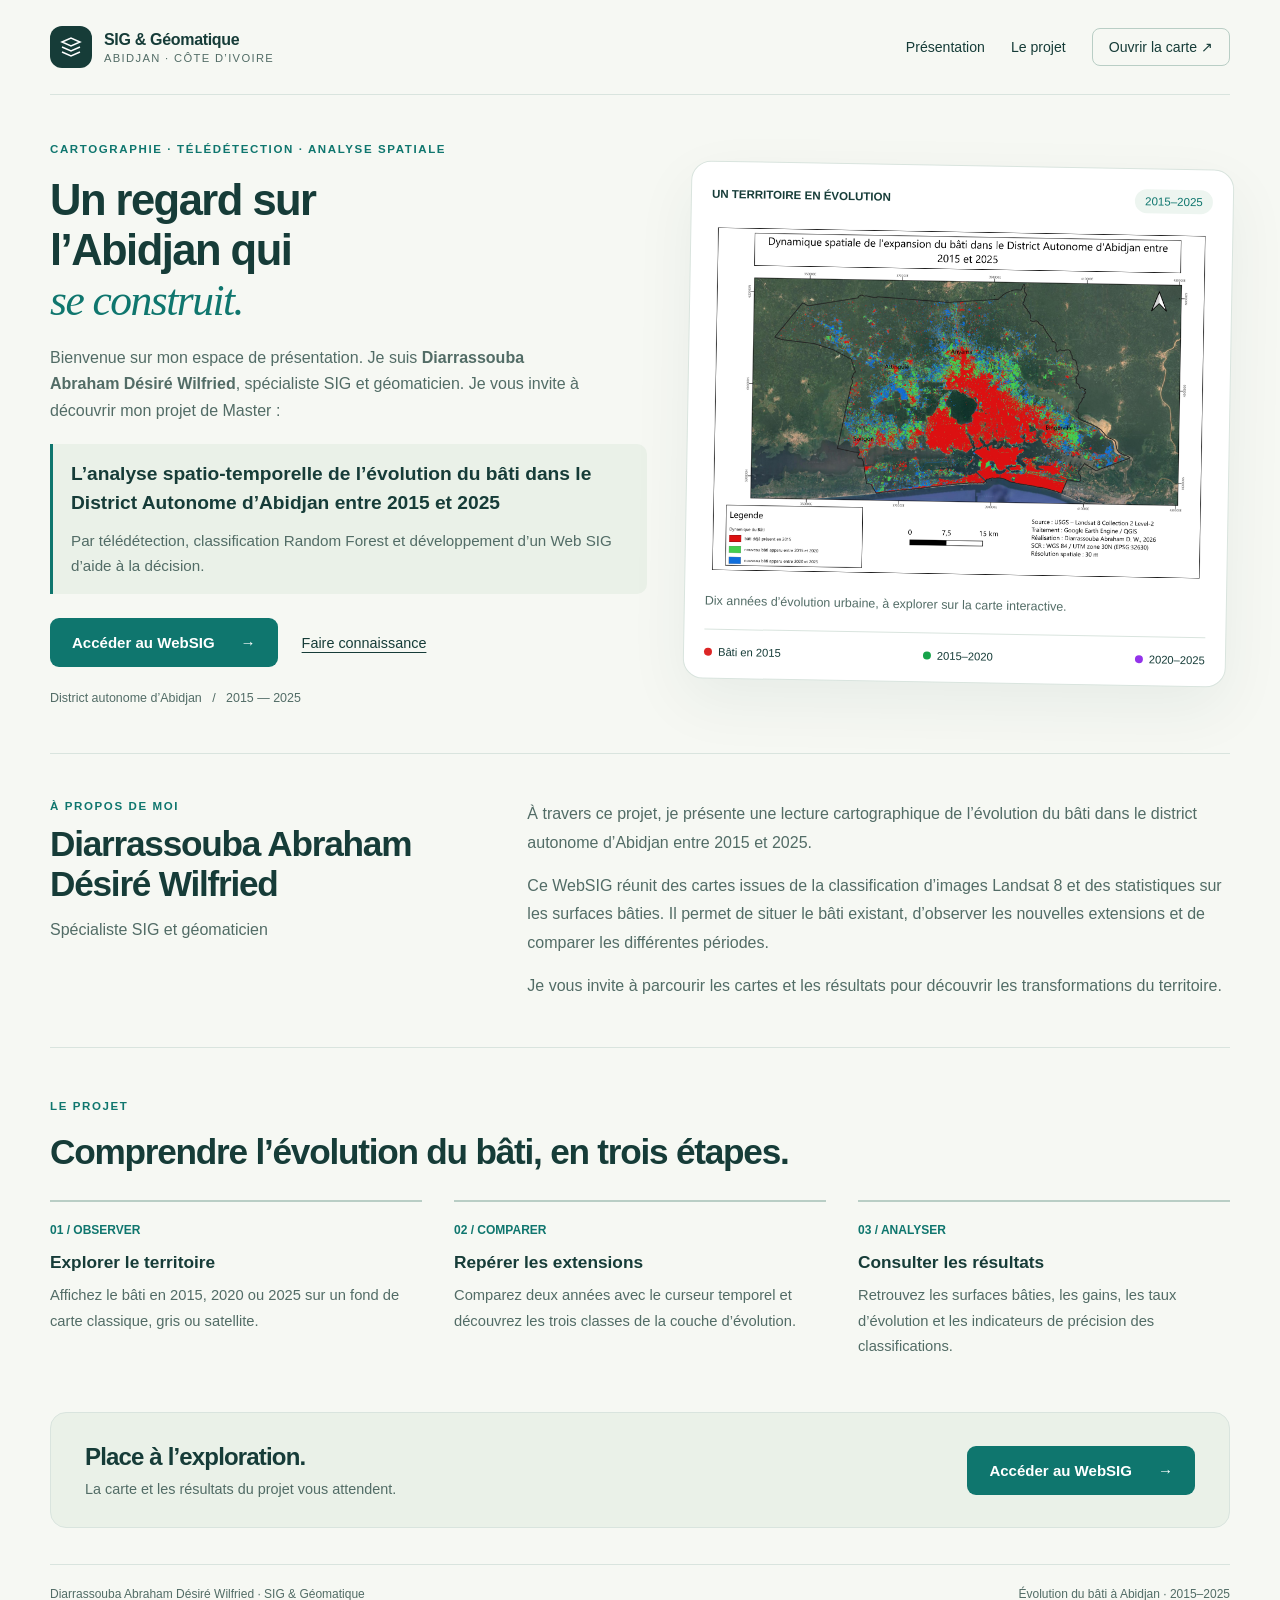
<file: index.html>
<!DOCTYPE html>
<html lang="fr">
<head>
  <meta charset="UTF-8">
  <meta name="viewport" content="width=device-width, initial-scale=1.0">
  <meta name="description" content="Diarrassouba Abraham Désiré Wilfried, spécialiste SIG et géomaticien. Découvrez son WebSIG consacré à l’évolution du bâti à Abidjan entre 2015 et 2025.">
  <title>Diarrassouba Abraham Désiré Wilfried · SIG &amp; géomatique</title>
  <link rel="stylesheet" href="css/home.css">
</head>
<body>
  <a class="skip-link" href="#presentation">Aller à la présentation</a>
  <header class="home-header shell">
    <a class="brand" href="index.html" aria-label="Accueil · SIG et géomatique">
      <span class="brand-mark" aria-hidden="true">
        <svg viewBox="0 0 24 24" fill="none" stroke="currentColor" stroke-width="1.5"><path d="m3 7 9-4 9 4-9 4-9-4Zm0 5 9 4 9-4M3 17l9 4 9-4"/></svg>
      </span>
      <span>SIG &amp; Géomatique<small>Abidjan · Côte d’Ivoire</small></span>
    </a>
    <nav aria-label="Navigation principale">
      <a href="#presentation">Présentation</a>
      <a href="#projet">Le projet</a>
      <a class="nav-map" href="websig.html">Ouvrir la carte <span aria-hidden="true">↗</span></a>
    </nav>
  </header>

  <main class="shell">
    <section class="hero" aria-labelledby="welcome-title">
      <div>
        <p class="eyebrow">Cartographie · Télédétection · Analyse spatiale</p>
        <h1 id="welcome-title">Un regard sur<br>l’Abidjan qui<br><em>se construit.</em></h1>
        <p class="intro">Bienvenue sur mon espace de présentation. Je suis <strong>Diarrassouba Abraham Désiré Wilfried</strong>, spécialiste SIG et géomaticien. Je vous invite à découvrir mon projet de Master :</p>
        <section class="research-topic" aria-labelledby="research-title">
          <h2 id="research-title">L’analyse spatio-temporelle de l’évolution du bâti dans le District Autonome d’Abidjan entre 2015 et 2025</h2>
          <p>Par télédétection, classification Random Forest et développement d’un Web SIG d’aide à la décision.</p>
        </section>
        <div class="actions">
          <a class="primary-link" href="websig.html">Accéder au WebSIG <span aria-hidden="true">→</span></a>
          <a class="text-link" href="#presentation">Faire connaissance</a>
        </div>
        <p class="hero-location">District autonome d’Abidjan &nbsp; / &nbsp; 2015 — 2025</p>
      </div>
      <figure class="map-preview">
        <div class="preview-heading"><strong>UN TERRITOIRE EN ÉVOLUTION</strong><span>2015–2025</span></div>
        <a href="assets/images/carte-dynamique-bati-abidjan.jpg.jpeg" aria-label="Voir la carte de synthèse en grand">
          <img src="assets/images/carte-dynamique-bati-abidjan.jpg.jpeg" width="3507" height="2480" alt="Carte de synthèse de l’expansion du bâti dans le district autonome d’Abidjan entre 2015 et 2025.">
        </a>
        <figcaption>Dix années d’évolution urbaine, à explorer sur la carte interactive.</figcaption>
        <div class="periods" aria-label="Périodes représentées">
          <span><i class="period-2015" aria-hidden="true"></i>Bâti en 2015</span>
          <span><i class="period-2020" aria-hidden="true"></i>2015–2020</span>
          <span><i class="period-2025" aria-hidden="true"></i>2020–2025</span>
        </div>
      </figure>
    </section>

    <section id="presentation" class="about" aria-labelledby="about-title">
      <div>
        <p class="eyebrow">À propos de moi</p>
        <!-- Présentation personnelle : modifier ici le nom, le titre et le texte. -->
        <h2 id="about-title">Diarrassouba Abraham<br>Désiré Wilfried</h2>
        <p class="profile-role">Spécialiste SIG et géomaticien</p>
      </div>
      <div class="about-copy">
        <p>À travers ce projet, je présente une lecture cartographique de l’évolution du bâti dans le district autonome d’Abidjan entre 2015 et 2025.</p>
        <p>Ce WebSIG réunit des cartes issues de la classification d’images Landsat 8 et des statistiques sur les surfaces bâties. Il permet de situer le bâti existant, d’observer les nouvelles extensions et de comparer les différentes périodes.</p>
        <p>Je vous invite à parcourir les cartes et les résultats pour découvrir les transformations du territoire.</p>
      </div>
    </section>

    <section id="projet" class="project" aria-labelledby="project-title">
      <p class="eyebrow">Le projet</p>
      <h2 id="project-title">Comprendre l’évolution du bâti, en trois étapes.</h2>
      <div class="project-grid">
        <article><span class="step">01 / OBSERVER</span><h3>Explorer le territoire</h3><p>Affichez le bâti en 2015, 2020 ou 2025 sur un fond de carte classique, gris ou satellite.</p></article>
        <article><span class="step">02 / COMPARER</span><h3>Repérer les extensions</h3><p>Comparez deux années avec le curseur temporel et découvrez les trois classes de la couche d’évolution.</p></article>
        <article><span class="step">03 / ANALYSER</span><h3>Consulter les résultats</h3><p>Retrouvez les surfaces bâties, les gains, les taux d’évolution et les indicateurs de précision des classifications.</p></article>
      </div>
    </section>

    <section class="invitation" aria-labelledby="explore-title">
      <div><h2 id="explore-title">Place à l’exploration.</h2><p>La carte et les résultats du projet vous attendent.</p></div>
      <a class="primary-link" href="websig.html">Accéder au WebSIG <span aria-hidden="true">→</span></a>
    </section>
  </main>
  <footer class="shell">
    <p>Diarrassouba Abraham Désiré Wilfried · SIG &amp; Géomatique</p>
    <p>Évolution du bâti à Abidjan · 2015–2025</p>
  </footer>
</body>
</html>
</file>
<file: css/home.css>
:root {
  color-scheme: light;
  --ink: #163c38;
  --muted: #526c66;
  --green: #0f766e;
  --line: #d9e4de;
}

* { box-sizing: border-box; }
body { margin: 0; color: var(--ink); background: #f6f8f3; font-family: "Segoe UI", Arial, sans-serif; }
a { color: inherit; text-underline-offset: 4px; }
a:focus-visible { outline: 3px solid #0f766e; outline-offset: 6px; }
.shell { width: min(1180px, calc(100% - 64px)); margin-inline: auto; }
.skip-link { position: absolute; top: -100px; left: 20px; padding: 12px; background: white; z-index: 10; }
.skip-link:focus { top: 12px; }
.home-header { display: flex; align-items: center; justify-content: space-between; gap: 24px; padding-block: 26px; border-bottom: 1px solid var(--line); }
.brand { display: flex; align-items: center; gap: 12px; text-decoration: none; font-weight: 750; letter-spacing: -.02em; }
.brand-mark { display: grid; place-items: center; width: 42px; height: 42px; color: #fff; background: var(--ink); border-radius: 12px; }
.brand-mark svg { width: 24px; height: 24px; }
.brand small { display: block; margin-top: 3px; color: var(--muted); font-size: .7rem; font-weight: 500; letter-spacing: .12em; text-transform: uppercase; }
nav { display: flex; align-items: center; gap: 26px; font-size: .88rem; }
nav a { text-decoration: none; }
nav a:hover { text-decoration: underline; }
.nav-map { padding: 10px 16px; border: 1px solid #b9cec5; border-radius: 8px; }
.hero { display: grid; grid-template-columns: minmax(0, 1.1fr) minmax(0, 1fr); align-items: center; gap: 40px; padding-block: 48px; }
.eyebrow { margin: 0 0 20px; color: var(--green); font-size: .72rem; font-weight: 750; letter-spacing: .14em; text-transform: uppercase; }
h1 { margin: 0; font-size: clamp(2rem, 3.4vw, 3rem); line-height: 1.15; font-weight: 650; letter-spacing: -.035em; }
h1 em { color: var(--green); font-family: Georgia, serif; font-weight: 400; }
.intro { max-width: 540px; margin: 20px 0; color: var(--muted); font-size: 1rem; line-height: 1.65; }
.research-topic { margin: 0 0 24px; padding: 16px 18px; border-left: 3px solid var(--green); border-radius: 0 10px 10px 0; background: #eaf1e8; }
.research-topic h2 { margin: 0; color: var(--ink); font-size: clamp(1.05rem, 1.5vw, 1.2rem); font-weight: 600; line-height: 1.5; letter-spacing: 0; }
.research-topic p { margin: 10px 0 0; color: var(--muted); font-size: .95rem; line-height: 1.65; }
.actions { display: flex; flex-wrap: wrap; align-items: center; gap: 24px; }
.primary-link { display: inline-flex; align-items: center; justify-content: space-between; gap: 26px; padding: 16px 22px; color: #fff; background: var(--green); border-radius: 9px; text-decoration: none; font-size: .94rem; font-weight: 650; }
.primary-link:hover { background: #115e59; }
.text-link { font-size: .9rem; }
.hero-location { margin: 24px 0 0; color: var(--muted); font-size: .78rem; }
.map-preview { margin: 0; padding: 20px; background: #fff; border: 1px solid var(--line); border-radius: 20px; box-shadow: 0 22px 60px #173c3810; transform: rotate(1deg); }
.preview-heading { display: flex; justify-content: space-between; align-items: center; gap: 12px; margin-bottom: 16px; font-size: .72rem; }
.preview-heading span:last-child { padding: 6px 10px; background: #edf5f0; border-radius: 20px; color: var(--green); }
.map-preview a { display: block; }
.map-preview img { display: block; width: 100%; height: auto; }
.map-preview figcaption { padding-top: 16px; color: var(--muted); font-size: .78rem; line-height: 1.5; }
.periods { display: flex; justify-content: space-between; gap: 18px; margin-top: 18px; padding-top: 16px; border-top: 1px solid var(--line); font-size: .7rem; }
.periods span { display: flex; align-items: center; gap: 6px; }
.periods i { width: 8px; height: 8px; flex-shrink: 0; border-radius: 50%; }
.period-2015 { background: #dc2626; }
.period-2020 { background: #16a34a; }
.period-2025 { background: #9333ea; }
.about { display: grid; grid-template-columns: 1fr 1.7fr; gap: 64px; padding-block: 46px; border-block: 1px solid var(--line); scroll-margin-top: 24px; }
h2 { margin: 0; font-size: clamp(1.6rem, 3vw, 2.2rem); font-weight: 600; letter-spacing: -.035em; }
.about .eyebrow { margin-bottom: 12px; }
.profile-role { margin: 14px 0 0; color: var(--muted); line-height: 1.5; }
.about-copy p { margin: 0 0 14px; color: var(--muted); line-height: 1.8; }
.about-copy p:last-child { margin-bottom: 0; }
.project { padding-block: 52px; scroll-margin-top: 24px; }
.project-grid { display: grid; grid-template-columns: repeat(3, 1fr); gap: 32px; margin-top: 28px; }
.project-grid article { padding-top: 18px; border-top: 2px solid #b9cec5; }
.step { color: var(--green); font-size: .75rem; font-weight: 700; }
h3 { margin: 14px 0 10px; font-size: 1.08rem; font-weight: 650; }
.project-grid p { margin: 0; color: var(--muted); line-height: 1.75; font-size: .92rem; }
.invitation { display: flex; justify-content: space-between; align-items: center; gap: 24px; margin-bottom: 36px; padding: 30px 34px; border: 1px solid var(--line); background: #eaf1e8; border-radius: 16px; }
.invitation h2 { font-size: 1.5rem; }
.invitation p { margin: 10px 0 0; color: var(--muted); font-size: .9rem; }
footer { display: flex; justify-content: space-between; gap: 16px; padding-block: 22px; border-top: 1px solid var(--line); color: var(--muted); font-size: .75rem; }
footer p { margin: 0; }

@media (max-width: 900px) {
  .hero { gap: 30px; padding-top: 48px; }
  .map-preview { padding: 12px; transform: none; }
  .about { gap: 32px; }
  .periods { flex-wrap: wrap; }
}
@media (max-width: 680px) {
  .shell { width: calc(100% - 36px); }
  .home-header { flex-wrap: wrap; padding-block: 18px; gap: 20px; }
  nav { width: 100%; justify-content: space-between; gap: 12px; font-size: .82rem; }
  .hero { grid-template-columns: 1fr; padding-block: 40px; gap: 36px; }
  .intro { font-size: 1rem; }
  .about { grid-template-columns: 1fr; gap: 24px; padding-block: 32px; }
  .project-grid { grid-template-columns: 1fr; gap: 24px; }
  .invitation { flex-direction: column; align-items: flex-start; padding: 24px; }
  .primary-link { width: 100%; }
  .actions { align-items: stretch; }
  footer { flex-direction: column; line-height: 1.6; }
}
</file>
